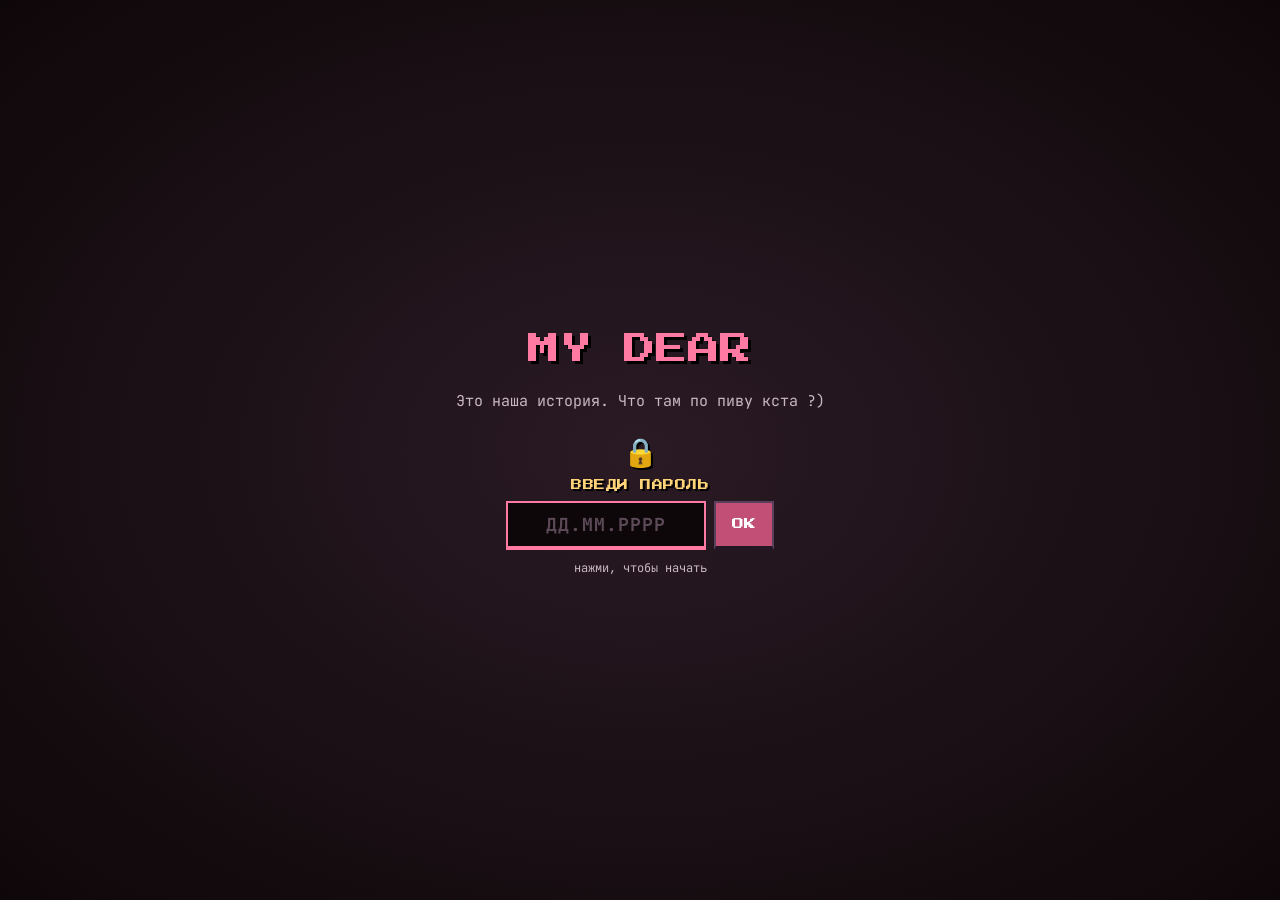
<file: index.html>
<!DOCTYPE html>
<html lang="ru">
<head>
<meta charset="UTF-8" />
<meta name="viewport" content="width=device-width, initial-scale=1" />
<title>My Dear</title>
<link rel="preconnect" href="https://fonts.googleapis.com">
<link rel="preconnect" href="https://fonts.gstatic.com" crossorigin>
<link href="https://fonts.googleapis.com/css2?family=Press+Start+2P&family=JetBrains+Mono:wght@400;500;700&display=swap" rel="stylesheet">
<!-- warms up the connection ahead of time so the background video in the scroll scene has less to wait on -->
<link rel="preconnect" href="https://www.youtube.com">
<link rel="preconnect" href="https://i.ytimg.com">
<link rel="dns-prefetch" href="https://www.youtube.com">
<link rel="stylesheet" href="css/base.css">
<link rel="stylesheet" href="css/title-scene.css">
<link rel="stylesheet" href="css/chat-scene.css">
<link rel="stylesheet" href="css/scroll-scene.css">
</head>
<body>

<div class="crt"></div>
<div id="app"></div>

<!-- core engine primitives -->
<script src="js/core/namespace.js"></script>
<script src="js/core/dom.js"></script>
<script src="js/core/sfx.js"></script>

<!-- story content — new quests get their own file here, wired into story.js -->
<script src="js/data/quests/quest1-phone.js"></script>
<script src="js/data/cards.js"></script>
<script src="js/data/scroll-test.js"></script>
<script src="js/data/story.js"></script>

<!-- scene renderers, keyed by type -->
<script src="js/scenes/titleScene.js"></script>
<script src="js/scenes/chatScene.js"></script>
<script src="js/scenes/scrollScene.js"></script>
<script src="js/scenes/sceneManager.js"></script>

<!-- boot -->
<script src="js/main.js"></script>
</body>
</html>
</file>
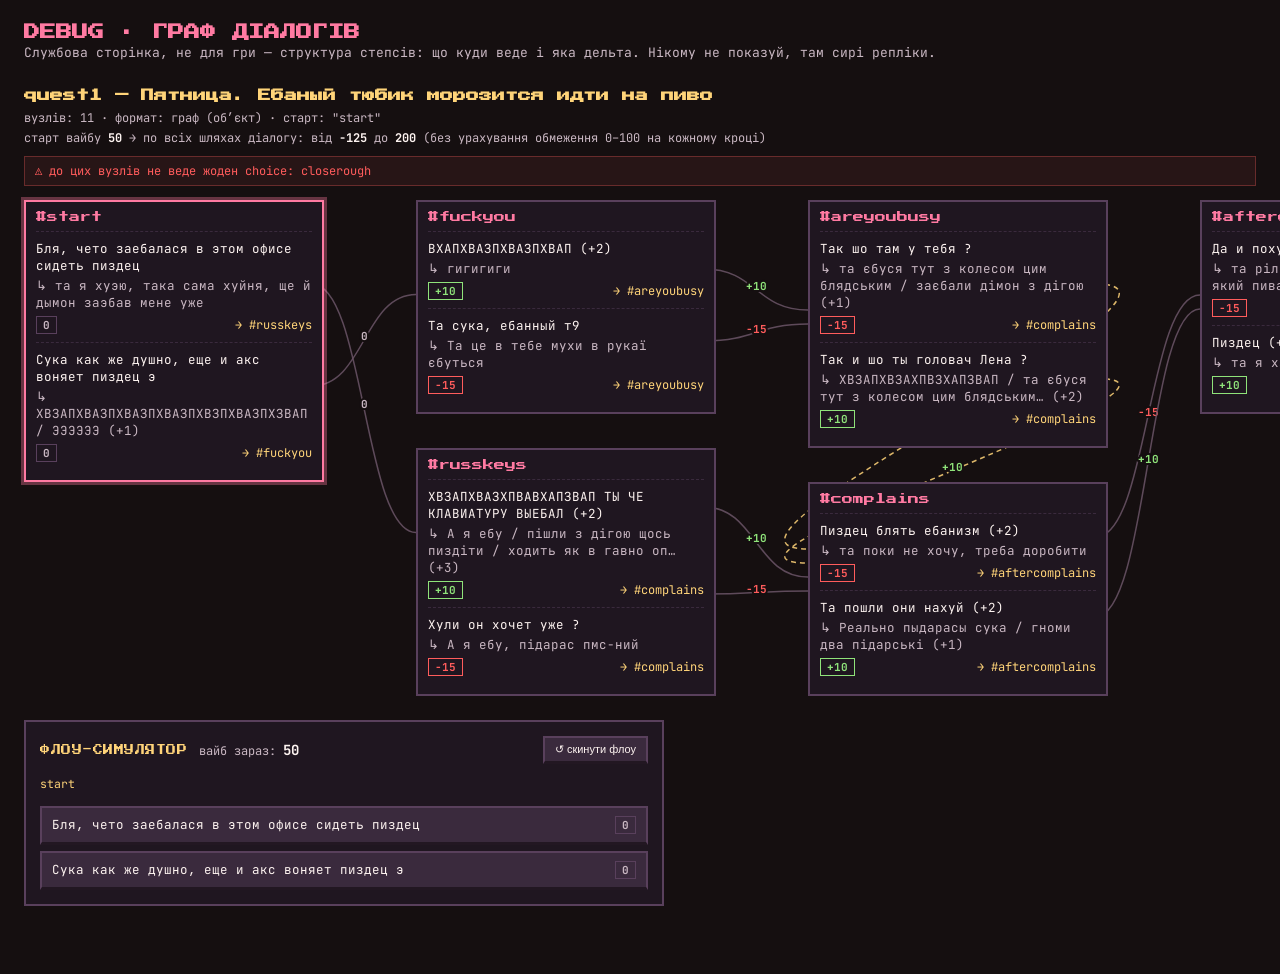
<file: debug.html>
<!DOCTYPE html>
<html lang="uk">
<head>
<meta charset="UTF-8" />
<meta name="viewport" content="width=device-width, initial-scale=1" />
<title>My Dear — Debug</title>
<link rel="preconnect" href="https://fonts.googleapis.com">
<link rel="preconnect" href="https://fonts.gstatic.com" crossorigin>
<link href="https://fonts.googleapis.com/css2?family=Press+Start+2P&family=JetBrains+Mono:wght@400;500;700&display=swap" rel="stylesheet">
<link rel="stylesheet" href="css/base.css">
<link rel="stylesheet" href="css/debug.css">
</head>
<body>

<h1 class="pixel-title">DEBUG · ГРАФ ДІАЛОГІВ</h1>
<div class="subtitle">Службова сторінка, не для гри — структура степсів: що куди веде і яка дельта. Нікому не показуй, там сирі репліки.</div>
<div id="debug-root"></div>

<script src="js/core/namespace.js"></script>
<script src="js/core/dom.js"></script>

<!-- ті самі дата-файли квестів, що й у index.html — додавай сюди кожен новий -->
<script src="js/data/quests/quest1-phone.js"></script>

<script src="js/debug/graphView.js"></script>
</body>
</html>
</file>
<file: css/base.css>
/* ===== design tokens ===== */
:root{
  --bg:#150f10;
  --panel:#1f1620;
  --panel-2:#271b28;
  --edge:#0b0709;
  --pink:#ff7aa2;
  --pink-dark:#c14f76;
  --blue:#5865a8;
  --blue-dark:#333a63;
  --text:#fdf3f0;
  --text-dim:#c9b7c2;
  --gold:#ffd479;
  --red:#ff5c5c;
  --green:#8fe37a;
  --font-pixel:'Press Start 2P', monospace;
  --font-mono:'JetBrains Mono', monospace;
}

/* ===== reset ===== */
*{box-sizing:border-box;}
html,body{margin:0;height:100%;background:var(--bg);overflow:hidden;}
body{
  font-family:var(--font-mono);
  color:var(--text);
  -webkit-font-smoothing:none;
}

.pixel-title{font-family:var(--font-pixel);}

/* ===== CRT / vignette overlay, sits above every scene ===== */
.crt{
  position:fixed;inset:0;pointer-events:none;z-index:50;
  background:
    radial-gradient(ellipse at center, rgba(0,0,0,0) 55%, rgba(0,0,0,0.55) 100%),
    repeating-linear-gradient(rgba(0,0,0,0.12) 0px, rgba(0,0,0,0.12) 1px, transparent 2px, transparent 3px);
  mix-blend-mode:multiply;
  opacity:.5;
}

/* ===== scene mount point ===== */
/* MD.sceneManager clears and re-fills #app for every scene in the storyline */
#app{
  position:relative;
  width:100vw;height:100vh;
  transition:opacity .5s ease;
}
#app.fade-out{opacity:0;}
</file>
<file: css/title-scene.css>
/* full-screen title/story card — used for intro, act breaks, outro */
.scene-title{
  position:fixed;inset:0;z-index:60;
  display:flex;flex-direction:column;align-items:center;justify-content:center;gap:16px;
  background:radial-gradient(ellipse at center, #2a1a24 0%, #0e0709 100%);
  text-align:center;padding:20px;
  cursor:pointer;
  transition:opacity .6s ease;
}
.scene-title .big{
  font-size:clamp(18px,4vw,32px);
  color:var(--pink);
  text-shadow:3px 3px 0 #000;
  line-height:1.5;
}
.scene-title .sub{font-size:15px;color:var(--text-dim);max-width:480px;line-height:1.6;}
.scene-title .sub .dim{opacity:.7;}
.scene-title .hint{
  font-size:12px;color:var(--gold);
  animation:title-flicker 1.4s infinite;
}
@keyframes title-flicker{0%,100%{opacity:1;}50%{opacity:.35;}}

.scene-title.has-gate{cursor:default;}

/* ---------- date/code "lock screen" gate ---------- */
.gate{
  display:flex;flex-direction:column;align-items:center;gap:10px;
  margin-top:4px;
}
.gate-lock{
  font-size:28px;
  filter:drop-shadow(2px 2px 0 #000);
  animation:gate-sway 2.4s ease-in-out infinite;
}
@keyframes gate-sway{0%,100%{transform:rotate(-4deg);}50%{transform:rotate(4deg);}}

.gate-label{
  font-size:11px;color:var(--gold);
  letter-spacing:.5px;text-shadow:2px 2px 0 #000;
}

.gate-row{display:flex;gap:8px;}

.gate-input{
  font-family:var(--font-mono);font-weight:700;font-size:18px;letter-spacing:2px;
  text-align:center;width:min(200px, 52vw);
  background:#0e0709;color:var(--text);
  border:2px solid #59405c;border-bottom:4px solid #221722;
  padding:10px 8px;
  outline:none;
}
.gate-input::placeholder{color:#5c4a58;letter-spacing:1px;}
.gate-input:focus{border-color:var(--pink);}
.gate-input.shake{animation:gate-shake .4s;}
@keyframes gate-shake{
  0%,100%{transform:translateX(0);}
  20%{transform:translateX(-8px);}
  40%{transform:translateX(8px);}
  60%{transform:translateX(-6px);}
  80%{transform:translateX(6px);}
}

.gate-btn{
  font-family:var(--font-pixel);
  font-size:12px;color:#fff;
  background:var(--pink-dark);
  border:2px solid #59405c;border-bottom:4px solid #221722;
  padding:0 16px;
  cursor:pointer;
  transition:transform .06s ease, background .15s ease;
}
.gate-btn:hover{background:var(--pink);}
.gate-btn:active{transform:translateY(2px);border-bottom-width:2px;}
.gate-btn:disabled{opacity:.5;cursor:default;}

.gate-feedback{min-height:16px;font-size:12px;color:var(--text-dim);}
.gate-feedback.error{color:#ff6b6b;}
.gate-feedback.success{color:var(--gold);}

.heart{
  position:absolute;bottom:-10px;font-size:20px;
  animation:heart-rise 3.2s ease-in forwards;
  pointer-events:none;
}
@keyframes heart-rise{
  0%{transform:translateY(0) scale(.8);opacity:1;}
  100%{transform:translateY(-92vh) scale(1.3) rotate(15deg);opacity:0;}
}
</file>
<file: css/chat-scene.css>
/* "phone texting" scene: full-bleed background photo, chat window slides
   in on top of it from the right after a beat (see chatScene.js) */
.scene-chat{
  position:relative;
  width:100vw;height:100vh;
  overflow:hidden;
}

/* ---------- background: idle looping photo, fills the whole scene ---------- */
.scene-chat .phone-pane{
  position:absolute;inset:0;
  background:#000;
  overflow:hidden;
}
.scene-chat .phone-pane img.frame{
  position:absolute;inset:0;
  width:100%;height:100%;
  object-fit:cover;
  object-position:center;
  opacity:0;
  transition:opacity 1.4s ease-in-out;
  filter:saturate(1.05) contrast(1.03);
}
.scene-chat .phone-pane img.frame.active{opacity:1;}
.scene-chat .phone-pane::after{
  content:"";
  position:absolute;inset:0;
  background:linear-gradient(180deg, rgba(0,0,0,0.15), rgba(0,0,0,0) 30%, rgba(0,0,0,0) 60%, rgba(10,4,8,0.75) 100%);
}
.scene-chat .pane-caption{
  position:absolute;left:18px;bottom:16px;z-index:2;
  font-family:var(--font-pixel);
  font-size:11px;line-height:1.8;
  color:var(--gold);
  text-shadow:2px 2px 0 #000;
  letter-spacing:.5px;
}
.scene-chat .pane-caption small{display:block;color:var(--text-dim);font-family:var(--font-mono);font-size:12px;text-shadow:1px 1px 0 #000;}

/* ---------- foreground: chat panel, docked right, slides in over the photo ---------- */
.scene-chat .chat-pane{
  position:absolute;
  top:0;right:0;
  width:min(46vw, 520px);
  height:100%;
  display:flex;flex-direction:column;
  align-items:center;justify-content:center;
  padding:22px;
  background:
    radial-gradient(ellipse at 30% 0%, #3a2530 0%, transparent 60%),
    var(--panel-2);
  border-left:4px solid var(--edge);
  box-shadow:-10px 0 30px rgba(0,0,0,.55);
  transform:translateX(110%);
  transition:transform .7s cubic-bezier(.16,.84,.44,1);
}
.scene-chat .chat-pane.slide-in{
  transform:translateX(0);
}

.chat-window{
  width:100%;max-width:460px;height:min(640px, 92vh);
  display:flex;flex-direction:column;
  background:var(--panel);
  border:4px solid var(--edge);
  box-shadow:
    0 0 0 2px #4a3548,
    8px 8px 0 rgba(0,0,0,0.45);
  position:relative; /* anchors .fail-overlay */
}
.chat-window.fail-shake{animation:fail-shake .4s;}
@keyframes fail-shake{
  0%,100%{transform:translateX(0);}
  20%{transform:translateX(-6px);}
  40%{transform:translateX(6px);}
  60%{transform:translateX(-4px);}
  80%{transform:translateX(4px);}
}

.chat-header{
  display:flex;flex-direction:column;gap:8px;
  padding:12px 14px;
  background:var(--blue-dark);
  border-bottom:4px solid var(--edge);
}
.chat-header-top{display:flex;align-items:center;gap:10px;}
.chat-header .avatar{
  width:34px;height:34px;flex:0 0 auto;
  background:var(--pink);
  border:2px solid var(--edge);
  display:flex;align-items:center;justify-content:center;
  font-family:var(--font-pixel);font-size:14px;color:#3a1424;
}
.chat-header .who .name{font-weight:700;font-size:15px;letter-spacing:.3px;}
.chat-header .who .status{font-size:11px;color:var(--text-dim);}
.chat-header .progress{margin-left:auto;display:flex;flex-wrap:wrap;justify-content:flex-end;gap:5px;max-width:130px;}
.chat-header .progress .dot{width:9px;height:9px;background:#463150;border:2px solid var(--edge);}
.chat-header .progress .dot.filled{background:var(--gold);}

/* ---------- vibe meter: goes up/down with Masha's picks ---------- */
.vibe-row{display:flex;align-items:center;gap:8px;}
.vibe-label{
  font-family:var(--font-pixel);font-size:9px;color:var(--text-dim);
  letter-spacing:.5px;white-space:nowrap;
}
.vibe-bar{flex:1;height:12px;background:#0e0709;border:2px solid var(--edge);padding:2px;}
.vibe-fill{height:100%;width:50%;background:var(--gold);transition:width .4s ease, background .4s ease;}
.vibe-fill.low{background:var(--red);}
.vibe-fill.mid{background:var(--gold);}
.vibe-fill.high{background:var(--green);}
.vibe-pct{font-size:10px;color:var(--text-dim);min-width:32px;text-align:right;}

/* ---------- fail state: covers the whole scene, offers a retry ---------- */
.fail-overlay{
  position:absolute;inset:0;z-index:5;
  display:flex;flex-direction:column;align-items:center;justify-content:center;gap:14px;
  background:rgba(10,4,8,0.92);
  text-align:center;padding:24px;
  animation:fail-in .3s ease;
}
@keyframes fail-in{from{opacity:0;}to{opacity:1;}}
.fail-title{font-size:16px;color:var(--red);text-shadow:2px 2px 0 #000;}
.fail-sub{font-size:13px;color:var(--text-dim);max-width:320px;line-height:1.5;}
.fail-retry{
  font-family:var(--font-pixel);font-size:11px;color:#fff;
  background:var(--pink-dark);
  border:2px solid #59405c;border-bottom:4px solid #221722;
  padding:12px 18px;cursor:pointer;
  transition:transform .06s ease, background .15s ease;
}
.fail-retry:hover{background:var(--pink);}
.fail-retry:active{transform:translateY(2px);border-bottom-width:2px;}

.messages{
  flex:1;overflow-y:auto;
  padding:16px 14px;
  display:flex;flex-direction:column;gap:10px;
  background:repeating-linear-gradient(0deg, rgba(255,255,255,0.02) 0px, transparent 2px, transparent 4px);
}
.messages::-webkit-scrollbar{width:8px;}
.messages::-webkit-scrollbar-thumb{background:#463150;}

.bubble-row{display:flex;width:100%;}
.bubble-row.left{justify-content:flex-start;}
.bubble-row.right{justify-content:flex-end;}

.bubble{
  max-width:78%;
  padding:9px 12px;
  font-size:14.5px;line-height:1.5;
  border:2px solid var(--edge);
  animation:bubble-pop .22s ease-out;
  word-wrap:break-word;
}
@keyframes bubble-pop{
  from{transform:scale(.85) translateY(6px);opacity:0;}
  to{transform:scale(1) translateY(0);opacity:1;}
}
.bubble.left{background:var(--blue);color:#fff;border-radius:2px 10px 10px 10px;}
.bubble.right{background:var(--pink);color:#3a1424;border-radius:10px 2px 10px 10px;}

.typing{display:flex;gap:4px;padding:10px 12px;background:var(--blue);border:2px solid var(--edge);border-radius:2px 10px 10px 10px;width:fit-content;}
.typing span{width:6px;height:6px;background:#fff;display:inline-block;animation:typing-blink 1s infinite;}
.typing span:nth-child(2){animation-delay:.15s;}
.typing span:nth-child(3){animation-delay:.3s;}
@keyframes typing-blink{0%,80%,100%{opacity:.25;}40%{opacity:1;}}

.choices{
  padding:12px;
  display:flex;flex-direction:column;gap:8px;
  border-top:4px solid var(--edge);
  background:var(--panel-2);
  min-height:56px;
}
.choice-btn{
  font-family:var(--font-mono);
  font-weight:500;
  font-size:14px;
  color:var(--text);
  background:#3a2a3d;
  border:2px solid #59405c;
  border-bottom:4px solid #221722;
  padding:10px 12px;
  text-align:left;
  cursor:pointer;
  transition:transform .06s ease, background .15s ease;
}
.choice-btn:hover{background:var(--pink-dark);color:#fff;}
.choice-btn:active{transform:translateY(2px);border-bottom-width:2px;}
.choice-btn:disabled{opacity:.4;cursor:default;}
.choices-hint{font-size:11px;color:var(--text-dim);text-align:center;padding-top:2px;}

.quest-tag{
  margin-top:12px;
  font-family:var(--font-pixel);
  font-size:10px;color:var(--gold);
  text-shadow:2px 2px 0 #000;
  text-align:center;
}

@media (max-width:820px){
  .scene-chat .chat-pane{
    width:100%;
    border-left:none;
    border-top:4px solid var(--edge);
    box-shadow:0 -10px 30px rgba(0,0,0,.55);
    padding:12px;
  }
  .chat-window{height:100%;}
}
</file>
<file: css/scroll-scene.css>
/* "scroll" scene: slow bottom-to-top credits-style crawl */
.scene-scroll{
  position:fixed;inset:0;
  background:var(--bg);
  overflow:hidden;
  display:flex;justify-content:center;
  touch-action:none; /* we drive scrolling ourselves via wheel/drag */
  cursor:grab;
}
.scene-scroll:active{cursor:grabbing;}

/* optional background video (YouTube iframe), sits behind the text, blurred/dimmed */
.scroll-bg{
  position:fixed;inset:0;
  overflow:hidden;
  z-index:0;
  pointer-events:none; /* never let it steal the wheel/drag scroll gestures */
}
.scroll-bg-frame{
  position:absolute;
  top:50%;left:50%;
  width:100vw;height:56.25vw;      /* 16:9 */
  min-height:100vh;min-width:177.78vh; /* 16:9, whichever dimension needs to grow to cover the screen */
  transform:translate(-50%, -50%) scale(1.15); /* a little oversize so the blur never shows a screen-edge seam */
  border:0;
  pointer-events:none;
  filter:blur(7px) brightness(0.5) saturate(0.9);
}

.scroll-track{
  position:absolute;
  z-index:2;
  top:100%; /* starts just below the visible screen; JS drives transform from here on */
  left:50%;
  transform:translate(-50%, 0);
  width:min(760px, 92vw);
  text-align:center;
  will-change:transform;
  transition:opacity 1.2s ease;
}
.scroll-track.scroll-track-fade{
  opacity:0;
}

.scroll-line{
  font-family:var(--font-mono);
  font-size:15px;line-height:1.9;
  color:var(--text-dim);
  margin:0 0 22px;
}

.scroll-image{
  display:block;
  max-width:100%;
  margin:40px auto 0;
  border:0;
  border-radius:22px;
  box-shadow:0 14px 44px rgba(0,0,0,.55);
}

/* applied the moment the scroll stops: reparented to a fixed, viewport-
   relative element (see scrollScene.js) and grown to fill the screen, then
   faded away — leaving only the background video + falling hearts/rings */
.scroll-image.scroll-image-fixed{
  position:fixed;
  z-index:4;
  object-fit:cover;
  transition:
    top 3.2s ease-in-out,
    left 3.2s ease-in-out,
    width 3.2s ease-in-out,
    height 3.2s ease-in-out,
    border-radius 3.2s ease-in-out,
    opacity 1.8s ease;
}
.scroll-image.scroll-image-fixed.scroll-image-dissolve{
  opacity:0;
}

.scroll-image-placeholder{
  height:220px;
  display:flex;align-items:center;justify-content:center;
  font-family:var(--font-pixel);
  font-size:12px;color:var(--text-dim);
  border-radius:22px;
  background:
    repeating-linear-gradient(45deg, #241a26, #241a26 10px, #2c202f 10px, #2c202f 20px);
}

/* hearts + rings raining once the scroll stops on the final image */
.scroll-fall{
  position:fixed;
  top:-40px;
  z-index:5;
  pointer-events:none;
  animation-name:scroll-fall-down;
  animation-timing-function:ease-in;
  animation-fill-mode:forwards;
}
@keyframes scroll-fall-down{
  0%{transform:translateY(0) rotate(0deg);opacity:1;}
  100%{transform:translateY(105vh) rotate(30deg);opacity:.85;}
}
</file>
<file: css/debug.css>
/* debug.html only — dev tool, not part of the game's visual language */
html, body{height:auto;min-height:100%;overflow:auto;}
body{padding:24px;}

h1{font-size:16px;color:var(--pink);margin:0 0 4px;}
.subtitle{color:var(--text-dim);font-size:13px;margin-bottom:28px;}

.quest-block{margin-bottom:44px;}
.quest-block h2{font-family:var(--font-pixel);font-size:13px;color:var(--gold);margin:0 0 8px;}
.quest-meta{font-size:12px;color:var(--text-dim);margin-bottom:4px;}
.quest-range{font-size:12px;color:var(--text-dim);margin-bottom:10px;}
.quest-range b{color:var(--text);}

.warn{
  font-size:12px;color:var(--red);
  background:rgba(255,92,92,0.08);
  border:1px solid rgba(255,92,92,0.3);
  padding:6px 10px;margin-bottom:6px;
}

/* ---------- graph: columns by BFS depth + SVG connections behind them ---------- */
.graph-wrap{position:relative;z-index:0;margin-top:14px;}

.graph-nodes{
  position:relative;z-index:1; /* stacked above .graph-edges so lines run behind the cards */
  display:flex;
  align-items:flex-start;
  gap:92px;
}
.graph-col{
  display:flex;flex-direction:column;
  gap:34px;
  width:300px;flex:0 0 300px;
}

.graph-edges{position:absolute;z-index:0;left:0;top:0;width:100%;height:100%;pointer-events:none;overflow:visible;}
.edge-path{fill:none;stroke:#6b5568;stroke-width:1.5;opacity:.85;transition:opacity .15s ease;}
.edge-path.back{stroke-dasharray:5,4;stroke:var(--gold);}
.edge-path.walked{stroke:var(--pink);stroke-width:2.6;}
.edge-path.dim{opacity:.1;}
.edge-hit{fill:none;stroke:transparent;stroke-width:16px;pointer-events:stroke;cursor:pointer;}

.edge-label{
  font-family:var(--font-mono);font-size:11px;font-weight:700;
  paint-order:stroke;stroke:var(--bg);stroke-width:4px;stroke-linejoin:round;
  text-anchor:middle;
  pointer-events:none;
  transition:opacity .15s ease;
}
.edge-label.delta-pos{fill:var(--green);}
.edge-label.delta-neg{fill:var(--red);}
.edge-label.delta-zero{fill:var(--text-dim);}
.edge-label.walked{fill:var(--pink);}
.edge-label.dim{opacity:.1;}

.node-card{
  background:var(--panel);
  border:2px solid #59405c;
  padding:10px;
  width:300px;box-sizing:border-box;
  scroll-margin-top:20px;
  position:relative;
}
.node-card:target{outline:3px solid var(--gold);}
.node-card.dead{border-color:var(--red);background:rgba(255,92,92,0.06);}
.node-card.current{border-color:var(--pink);box-shadow:0 0 0 3px rgba(255,122,162,0.35);}

.node-key{font-family:var(--font-pixel);font-size:11px;color:var(--pink);margin-bottom:8px;}

.choice-row{border-top:1px dashed #3a2a3d;padding:8px 0;font-size:12.5px;}
.choice-row:first-of-type{border-top:none;padding-top:0;}
.choice-row.dead{background:rgba(255,92,92,0.08);}

.choice-text{color:var(--text);margin-bottom:3px;}
.choice-reply{color:var(--text-dim);margin-bottom:5px;}

.choice-meta{display:flex;align-items:center;justify-content:space-between;gap:8px;}
.delta{font-weight:700;padding:1px 6px;border:1px solid;font-size:11px;}
.delta-pos{color:var(--green);border-color:var(--green);}
.delta-neg{color:var(--red);border-color:var(--red);}
.delta-zero{color:var(--text-dim);border-color:#59405c;}

.next-link{color:var(--gold);text-decoration:none;font-size:12px;}
.next-link:hover{text-decoration:underline;}
.next-link.dead-link{color:var(--red);}
.next-end{color:var(--text-dim);font-size:12px;}

/* ---------- flow simulator ---------- */
.flow-panel{
  margin-top:24px;
  background:var(--panel);
  border:2px solid #59405c;
  padding:14px;
  max-width:640px;
}
.flow-header{display:flex;align-items:center;flex-wrap:wrap;gap:12px;margin-bottom:10px;}
.flow-title{font-size:10px;color:var(--gold);letter-spacing:.5px;}
.flow-sum{font-size:12px;color:var(--text-dim);}
.flow-sum b{color:var(--text);font-size:14px;}
.flow-reset{
  margin-left:auto;
  font-size:11px;color:var(--text);
  background:#3a2a3d;border:2px solid #59405c;border-bottom:3px solid #221722;
  padding:5px 10px;cursor:pointer;
}
.flow-reset:hover{background:var(--pink-dark);color:#fff;}
.flow-reset:active{transform:translateY(2px);border-bottom-width:1px;}

.flow-breadcrumb{font-size:11.5px;color:var(--text-dim);margin-bottom:12px;line-height:1.7;word-break:break-word;}
.flow-breadcrumb .crumb{color:var(--gold);}
.flow-breadcrumb .crumb-arrow{color:var(--text-dim);}

.flow-choices{display:flex;flex-direction:column;gap:6px;}
.flow-choice-btn{
  display:flex;align-items:center;justify-content:space-between;gap:10px;
  font-family:var(--font-mono);font-size:12.5px;color:var(--text);
  background:#3a2a3d;border:2px solid #59405c;border-bottom:3px solid #221722;
  padding:8px 10px;text-align:left;cursor:pointer;
}
.flow-choice-btn:hover{background:var(--pink-dark);color:#fff;}
.flow-choice-btn:active{transform:translateY(2px);border-bottom-width:1px;}
.flow-end{font-size:12.5px;color:var(--text-dim);padding:6px 0;}
</file>
